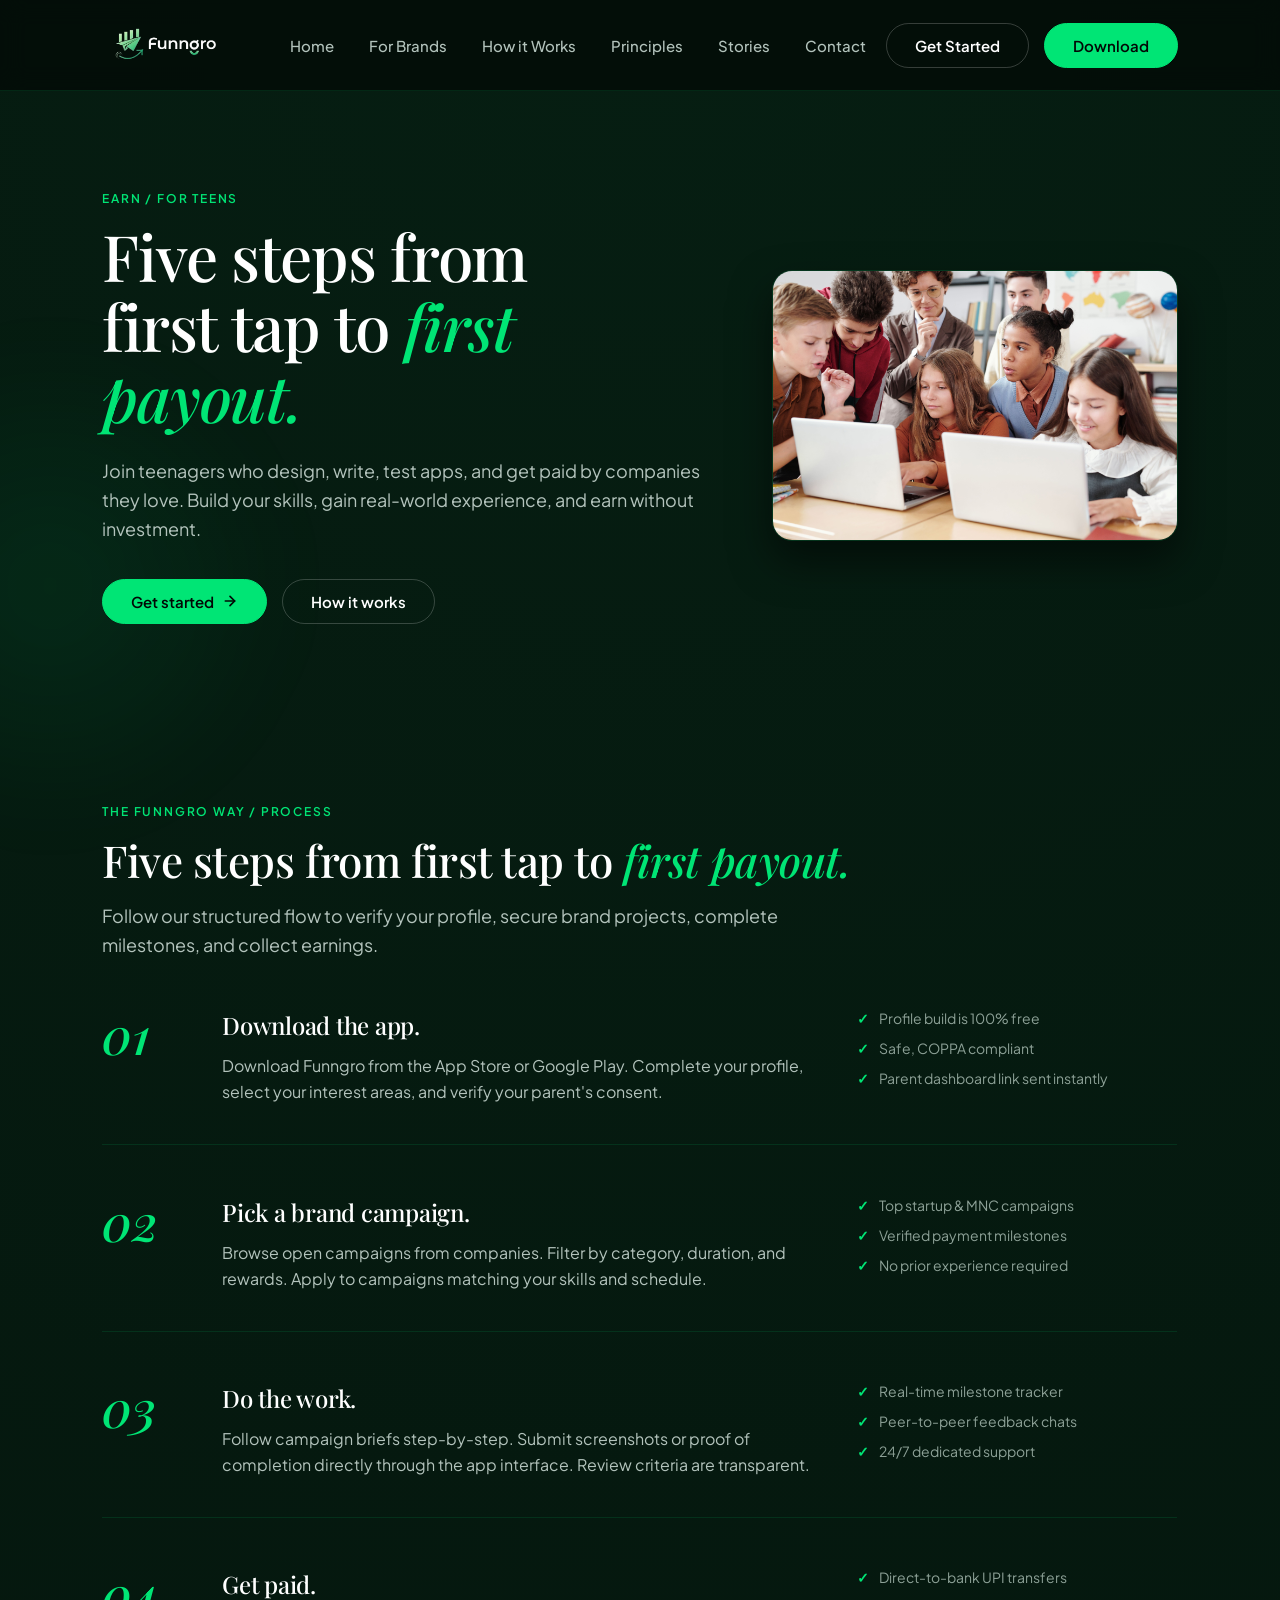
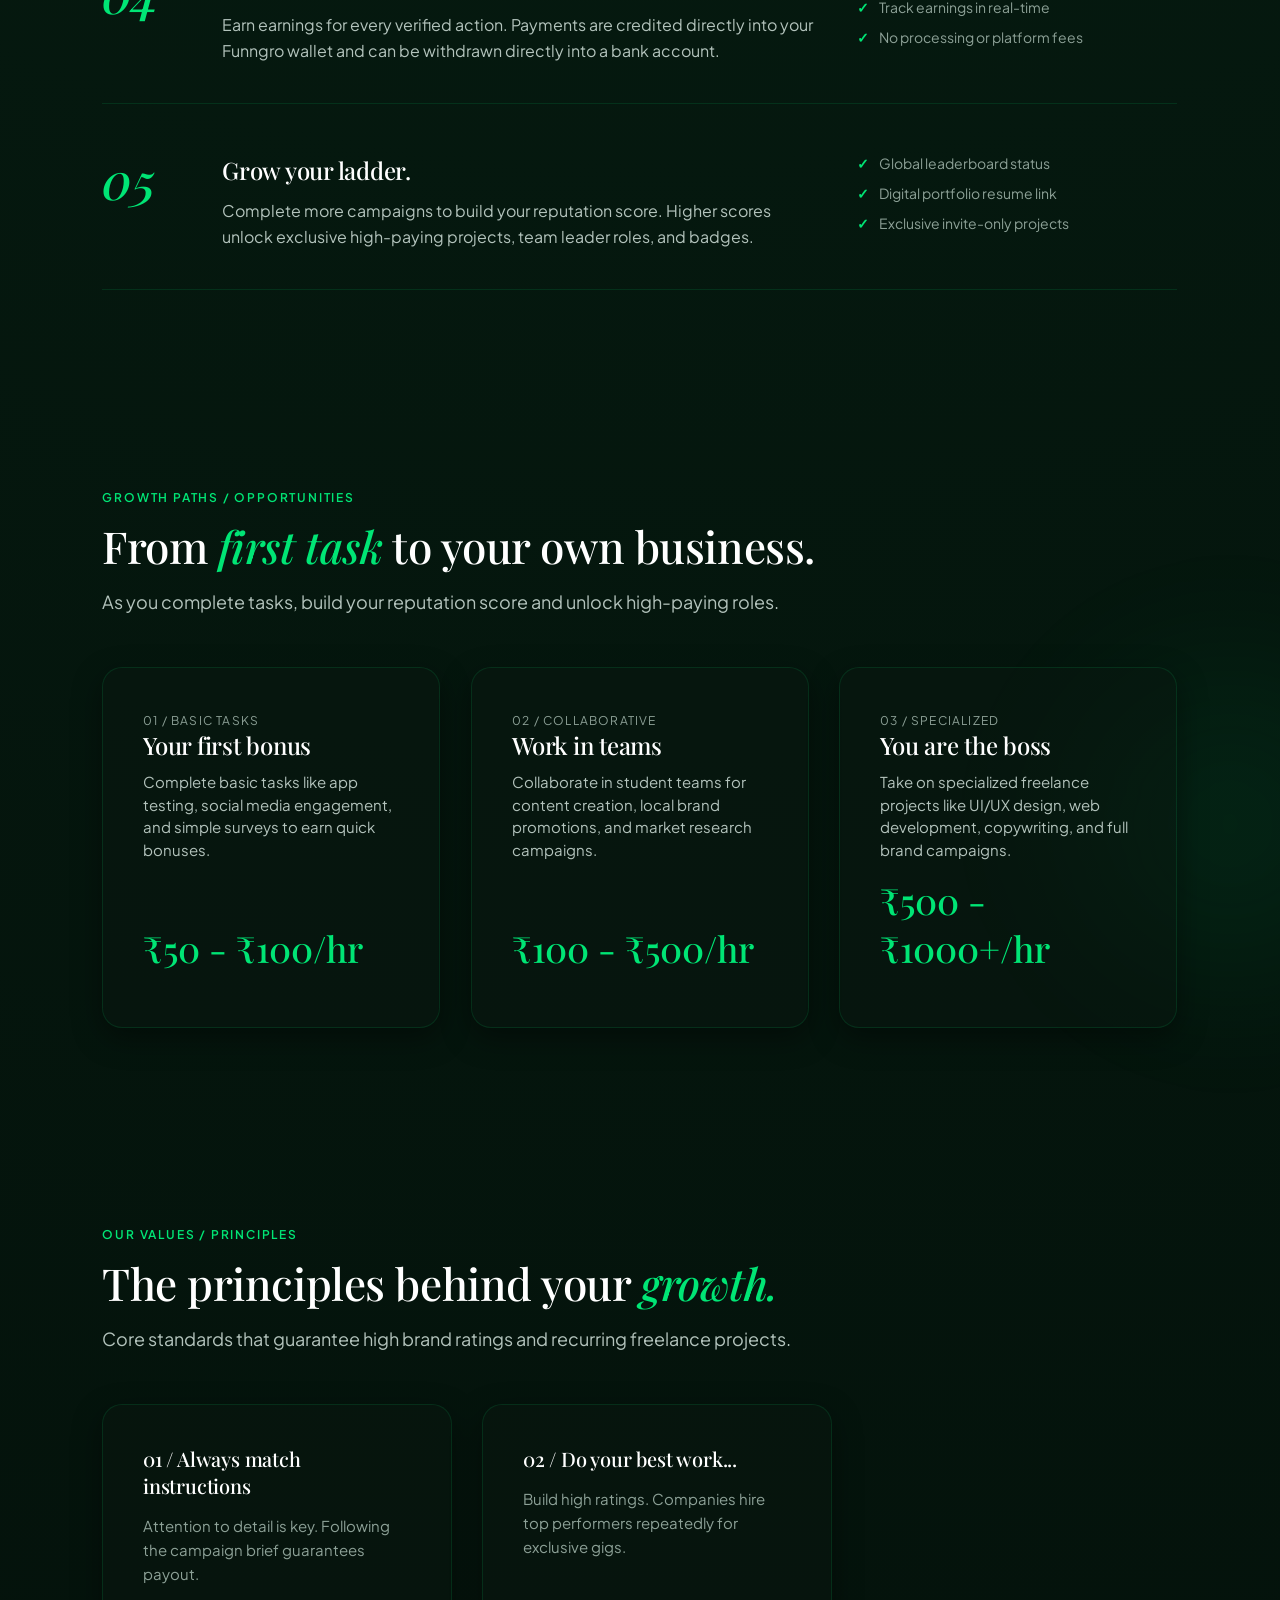
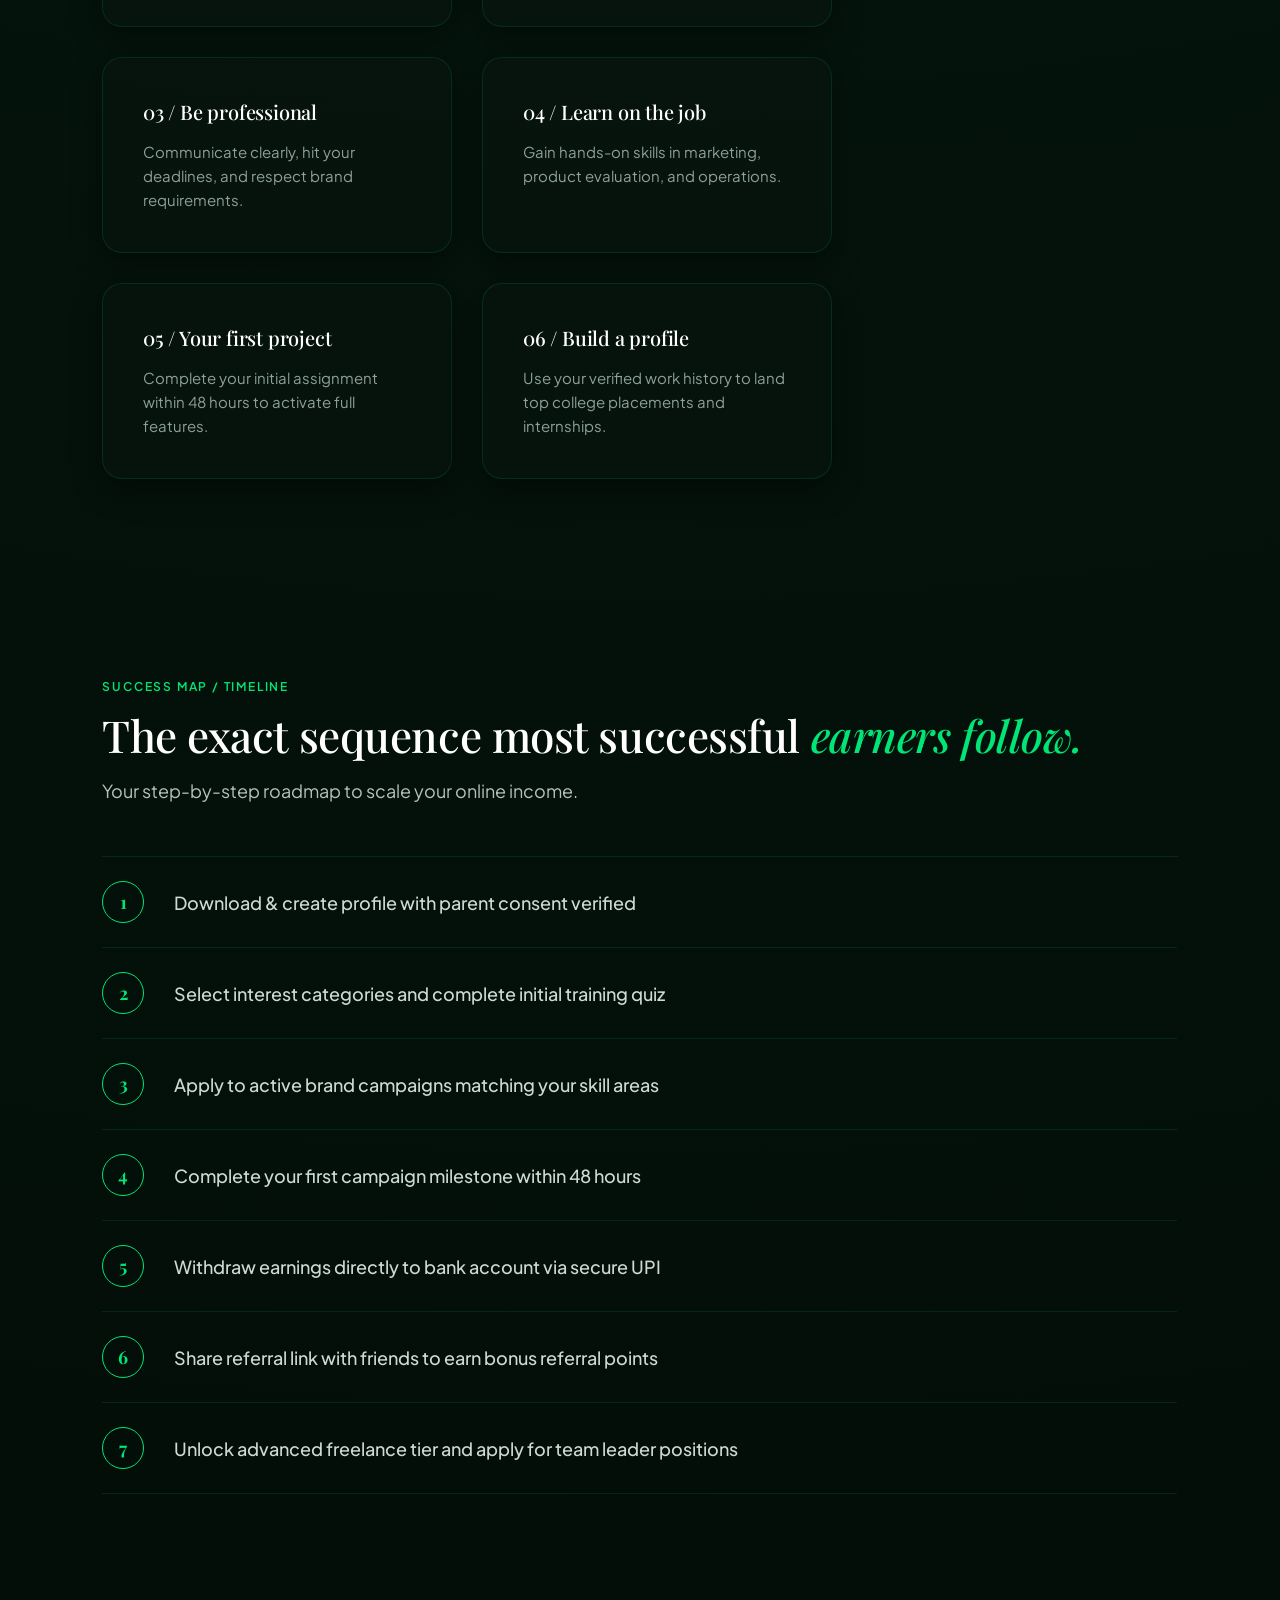
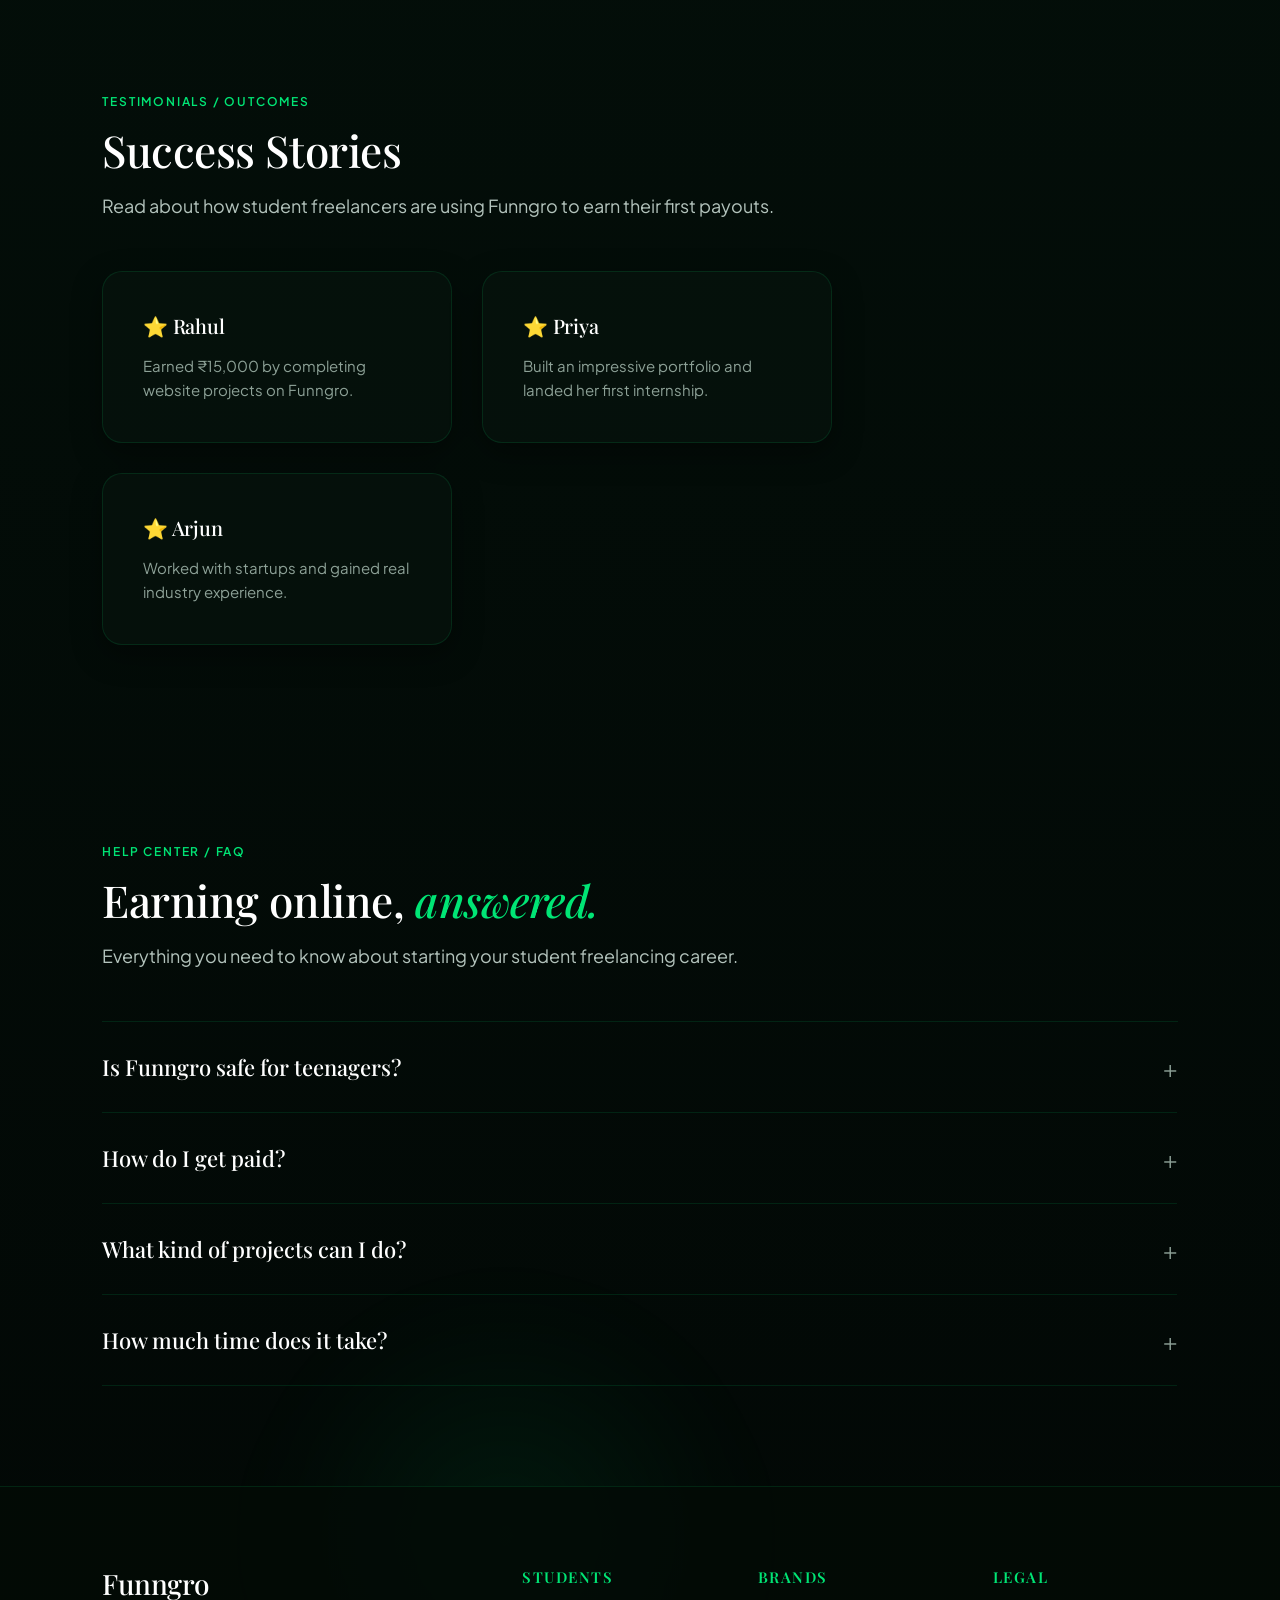
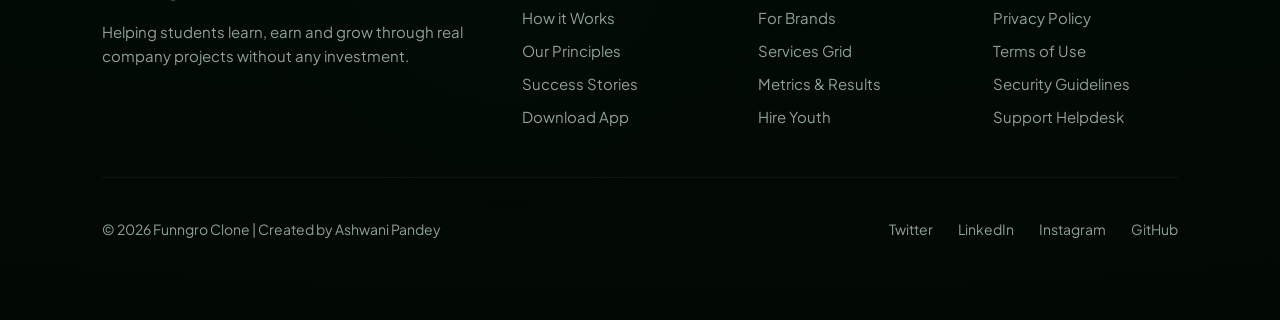
<file: index.html>
<!DOCTYPE html>
<html lang="en">
<head>
    <meta charset="UTF-8">
    <meta name="viewport" content="width=device-width, initial-scale=1.0">
    <meta name="description" content="Funngro helps students earn money through real company projects.">
    <meta name="keywords" content="Funngro, students, freelancing, internship, earn money">
    <meta name="author" content="Ashwani Pandey">
    <title>Funngro - Earn Money as a Teen</title>

    <link rel="stylesheet" href="style.css">

    <link rel="preconnect" href="https://fonts.googleapis.com">
    <link rel="preconnect" href="https://fonts.gstatic.com" crossorigin>
    <link href="https://fonts.googleapis.com/css2?family=Playfair+Display:ital,wght@0,400..700;1,400..700&family=Plus+Jakarta+Sans:wght@300;400;500;600;700&display=swap" rel="stylesheet">
</head>
<body>

<nav>
    <div class="logo">
        <a href="index.html">
            <img src="assets/icons/funngro-logo-removebg-preview.png" alt="Funngro Logo">
        </a>
    </div>

    <button class="menu-toggle" id="mobile-menu" aria-label="Toggle navigation" aria-expanded="false">
        <span class="bar"></span>
        <span class="bar"></span>
        <span class="bar"></span>
    </button>

    <div class="nav-menu" id="nav-menu">
        <ul>
            <li><a href="index.html">Home</a></li>
            <li><a href="company.html">For Brands</a></li>
            <li><a href="#how">How it Works</a></li>
            <li><a href="#why">Principles</a></li>
            <li><a href="#stories">Stories</a></li>
            <li><a href="#contact">Contact</a></li>
        </ul>

        <div class="nav-buttons">
            <a href="#how" class="btn btn-secondary">Get Started</a>
            <a href="https://www.funngro.com/" target="_blank" class="btn btn-primary">Download</a>
        </div>
    </div>
</nav>

<section id="home" class="hero">
    <div class="glow-blob blob-hero-left"></div>

    <div class="hero-content">
        <div class="hero-text hero-fade-in">
            <span class="eyebrow">EARN / FOR TEENS</span>
            <h1>
                Five steps from
                <br>
                first tap to <em>first payout.</em>
            </h1>

            <p class="hero-fade-in-delayed">
                Join teenagers who design, write, test apps, and get paid by companies they love. Build your skills, gain real-world experience, and earn without investment.
            </p>

            <div class="hero-buttons">
                <a href="https://www.funngro.com/" target="_blank" class="btn btn-primary">
                    Get started
                    <svg width="16" height="16" viewBox="0 0 24 24" fill="none" stroke="currentColor" stroke-width="2.5" stroke-linecap="round" stroke-linejoin="round"><line x1="5" y1="12" x2="19" y2="12"></line><polyline points="12 5 19 12 12 19"></polyline></svg>
                </a>
                <a href="#how" class="btn btn-secondary">How it works</a>
            </div>
        </div>

        <div class="hero-image hero-image-zoom">
            <img src="assets/images/hero.jpg" alt="Students working together">
        </div>
    </div>
</section>

<section id="how" class="how-it-works reveal">
    <span class="eyebrow">THE FUNNGRO WAY / PROCESS</span>
    <h2 class="reveal">Five steps from first tap to <em>first payout.</em></h2>
    <p class="section-desc">Follow our structured flow to verify your profile, secure brand projects, complete milestones, and collect earnings.</p>

    <div class="process-list">
        <div class="process-row reveal">
            <div class="process-num">01</div>
            <div class="process-info">
                <h3>Download the app.</h3>
                <p>Download Funngro from the App Store or Google Play. Complete your profile, select your interest areas, and verify your parent's consent.</p>
            </div>
            <ul class="process-bullets">
                <li>Profile build is 100% free</li>
                <li>Safe, COPPA compliant</li>
                <li>Parent dashboard link sent instantly</li>
            </ul>
        </div>

        <div class="process-row reveal">
            <div class="process-num">02</div>
            <div class="process-info">
                <h3>Pick a brand campaign.</h3>
                <p>Browse open campaigns from companies. Filter by category, duration, and rewards. Apply to campaigns matching your skills and schedule.</p>
            </div>
            <ul class="process-bullets">
                <li>Top startup & MNC campaigns</li>
                <li>Verified payment milestones</li>
                <li>No prior experience required</li>
            </ul>
        </div>

        <div class="process-row reveal">
            <div class="process-num">03</div>
            <div class="process-info">
                <h3>Do the work.</h3>
                <p>Follow campaign briefs step-by-step. Submit screenshots or proof of completion directly through the app interface. Review criteria are transparent.</p>
            </div>
            <ul class="process-bullets">
                <li>Real-time milestone tracker</li>
                <li>Peer-to-peer feedback chats</li>
                <li>24/7 dedicated support</li>
            </ul>
        </div>

        <div class="process-row reveal">
            <div class="process-num">04</div>
            <div class="process-info">
                <h3>Get paid.</h3>
                <p>Earn earnings for every verified action. Payments are credited directly into your Funngro wallet and can be withdrawn directly into a bank account.</p>
            </div>
            <ul class="process-bullets">
                <li>Direct-to-bank UPI transfers</li>
                <li>Track earnings in real-time</li>
                <li>No processing or platform fees</li>
            </ul>
        </div>

        <div class="process-row reveal">
            <div class="process-num">05</div>
            <div class="process-info">
                <h3>Grow your ladder.</h3>
                <p>Complete more campaigns to build your reputation score. Higher scores unlock exclusive high-paying projects, team leader roles, and badges.</p>
            </div>
            <ul class="process-bullets">
                <li>Global leaderboard status</li>
                <li>Digital portfolio resume link</li>
                <li>Exclusive invite-only projects</li>
            </ul>
        </div>
    </div>
</section>

<section class="features reveal">
    <div class="glow-blob blob-hero-right"></div>
    <span class="eyebrow">GROWTH PATHS / OPPORTUNITIES</span>
    <h2 class="reveal">From <em>first task</em> to your own business.</h2>
    <p class="section-desc">As you complete tasks, build your reputation score and unlock high-paying roles.</p>

    <div class="pay-cards">
        <div class="pay-card reveal reveal-delay-1">
            <div>
                <span class="card-meta">01 / Basic Tasks</span>
                <h3>Your first bonus</h3>
                <p>Complete basic tasks like app testing, social media engagement, and simple surveys to earn quick bonuses.</p>
            </div>
            <div class="rate">₹50 - ₹100/hr</div>
        </div>

        <div class="pay-card reveal reveal-delay-2">
            <div>
                <span class="card-meta">02 / Collaborative</span>
                <h3>Work in teams</h3>
                <p>Collaborate in student teams for content creation, local brand promotions, and market research campaigns.</p>
            </div>
            <div class="rate">₹100 - ₹500/hr</div>
        </div>

        <div class="pay-card reveal reveal-delay-3">
            <div>
                <span class="card-meta">03 / Specialized</span>
                <h3>You are the boss</h3>
                <p>Take on specialized freelance projects like UI/UX design, web development, copywriting, and full brand campaigns.</p>
            </div>
            <div class="rate">₹500 - ₹1000+/hr</div>
        </div>
    </div>
</section>

<section id="why" class="features reveal">
    <span class="eyebrow">OUR VALUES / PRINCIPLES</span>
    <h2 class="reveal">The principles behind your <em>growth.</em></h2>
    <p class="section-desc">Core standards that guarantee high brand ratings and recurring freelance projects.</p>

    <div class="cards">
        <div class="card reveal reveal-delay-1">
            <h3>01 / Always match instructions</h3>
            <p>Attention to detail is key. Following the campaign brief guarantees payout.</p>
        </div>

        <div class="card reveal reveal-delay-2">
            <h3>02 / Do your best work...</h3>
            <p>Build high ratings. Companies hire top performers repeatedly for exclusive gigs.</p>
        </div>

        <div class="card reveal reveal-delay-3">
            <h3>03 / Be professional</h3>
            <p>Communicate clearly, hit your deadlines, and respect brand requirements.</p>
        </div>

        <div class="card reveal reveal-delay-1">
            <h3>04 / Learn on the job</h3>
            <p>Gain hands-on skills in marketing, product evaluation, and operations.</p>
        </div>

        <div class="card reveal reveal-delay-2">
            <h3>05 / Your first project</h3>
            <p>Complete your initial assignment within 48 hours to activate full features.</p>
        </div>

        <div class="card reveal reveal-delay-3">
            <h3>06 / Build a profile</h3>
            <p>Use your verified work history to land top college placements and internships.</p>
        </div>
    </div>
</section>

<section class="features reveal">
    <span class="eyebrow">SUCCESS MAP / TIMELINE</span>
    <h2 class="reveal">The exact sequence most successful <em>earners follow.</em></h2>
    <p class="section-desc">Your step-by-step roadmap to scale your online income.</p>

    <div class="sequence-list">
        <div class="sequence-item reveal reveal-delay-1">
            <div class="sequence-num">1</div>
            <div class="sequence-text">Download & create profile with parent consent verified</div>
        </div>
        <div class="sequence-item reveal reveal-delay-2">
            <div class="sequence-num">2</div>
            <div class="sequence-text">Select interest categories and complete initial training quiz</div>
        </div>
        <div class="sequence-item reveal reveal-delay-3">
            <div class="sequence-num">3</div>
            <div class="sequence-text">Apply to active brand campaigns matching your skill areas</div>
        </div>
        <div class="sequence-item reveal reveal-delay-4">
            <div class="sequence-num">4</div>
            <div class="sequence-text">Complete your first campaign milestone within 48 hours</div>
        </div>
        <div class="sequence-item reveal reveal-delay-1">
            <div class="sequence-num">5</div>
            <div class="sequence-text">Withdraw earnings directly to bank account via secure UPI</div>
        </div>
        <div class="sequence-item reveal reveal-delay-2">
            <div class="sequence-num">6</div>
            <div class="sequence-text">Share referral link with friends to earn bonus referral points</div>
        </div>
        <div class="sequence-item reveal reveal-delay-3">
            <div class="sequence-num">7</div>
            <div class="sequence-text">Unlock advanced freelance tier and apply for team leader positions</div>
        </div>
    </div>
</section>

<section id="stories" class="features reveal">
    <span class="eyebrow">TESTIMONIALS / OUTCOMES</span>
    <h2 class="reveal">Success Stories</h2>
    <p class="section-desc">Read about how student freelancers are using Funngro to earn their first payouts.</p>

    <div class="cards">
        <div class="card reveal reveal-delay-1">
            <h3>⭐ Rahul</h3>
            <p>Earned ₹15,000 by completing website projects on Funngro.</p>
        </div>

        <div class="card reveal reveal-delay-2">
            <h3>⭐ Priya</h3>
            <p>Built an impressive portfolio and landed her first internship.</p>
        </div>

        <div class="card reveal reveal-delay-3">
            <h3>⭐ Arjun</h3>
            <p>Worked with startups and gained real industry experience.</p>
        </div>
    </div>
</section>

<section class="features reveal">
    <span class="eyebrow">HELP CENTER / FAQ</span>
    <h2 class="reveal">Earning online, <em>answered.</em></h2>
    <p class="section-desc">Everything you need to know about starting your student freelancing career.</p>

    <div class="faq-list">
        <div class="faq-item reveal">
            <button class="faq-question">
                Is Funngro safe for teenagers?
                <span class="faq-icon">+</span>
            </button>
            <div class="faq-answer">
                Yes. Funngro is 100% safe, COPPA compliant, and requires verified parent consent before teens can accept projects and receive payouts.
            </div>
        </div>

        <div class="faq-item reveal">
            <button class="faq-question">
                How do I get paid?
                <span class="faq-icon">+</span>
            </button>
            <div class="faq-answer">
                Earnings are credited to your Funngro wallet upon brand verification. You can withdraw directly to your bank account via UPI or bank transfer.
            </div>
        </div>

        <div class="faq-item reveal">
            <button class="faq-question">
                What kind of projects can I do?
                <span class="faq-icon">+</span>
            </button>
            <div class="faq-answer">
                Projects include social media marketing, content creation, app testing, surveys, campus campaigns, and local brand promotions.
            </div>
        </div>

        <div class="faq-item reveal">
            <button class="faq-question">
                How much time does it take?
                <span class="faq-icon">+</span>
            </button>
            <div class="faq-answer">
                Most projects are flexible, taking from 1 to 5 hours. You can work around your school schedule and exam periods.
            </div>
        </div>
    </div>
</section>

<footer id="contact">
    <div class="glow-blob blob-footer"></div>
    <div class="footer-column">
        <h2>Funngro</h2>
        <p>Helping students learn, earn and grow through real company projects without any investment.</p>
    </div>

    <div class="footer-column">
        <h3>Students</h3>
        <ul>
            <li><a href="#how">How it Works</a></li>
            <li><a href="#why">Our Principles</a></li>
            <li><a href="#stories">Success Stories</a></li>
            <li><a href="https://www.funngro.com/" target="_blank">Download App</a></li>
        </ul>
    </div>

    <div class="footer-column">
        <h3>Brands</h3>
        <ul>
            <li><a href="company.html">For Brands</a></li>
            <li><a href="company.html#services">Services Grid</a></li>
            <li><a href="company.html#stats">Metrics & Results</a></li>
            <li><a href="company.html#contact">Hire Youth</a></li>
        </ul>
    </div>

    <div class="footer-column">
        <h3>Legal</h3>
        <ul>
            <li><a href="#">Privacy Policy</a></li>
            <li><a href="#">Terms of Use</a></li>
            <li><a href="#">Security Guidelines</a></li>
            <li><a href="#">Support Helpdesk</a></li>
        </ul>
    </div>

    <div class="footer-bottom">
        <p>© 2026 Funngro Clone | Created by Ashwani Pandey</p>
        <div class="footer-bottom-links">
            <a href="#">Twitter</a>
            <a href="#">LinkedIn</a>
            <a href="#">Instagram</a>
            <a href="#">GitHub</a>
        </div>
    </div>
</footer>

<script src="script.js"></script>

</body>
</html>
</file>
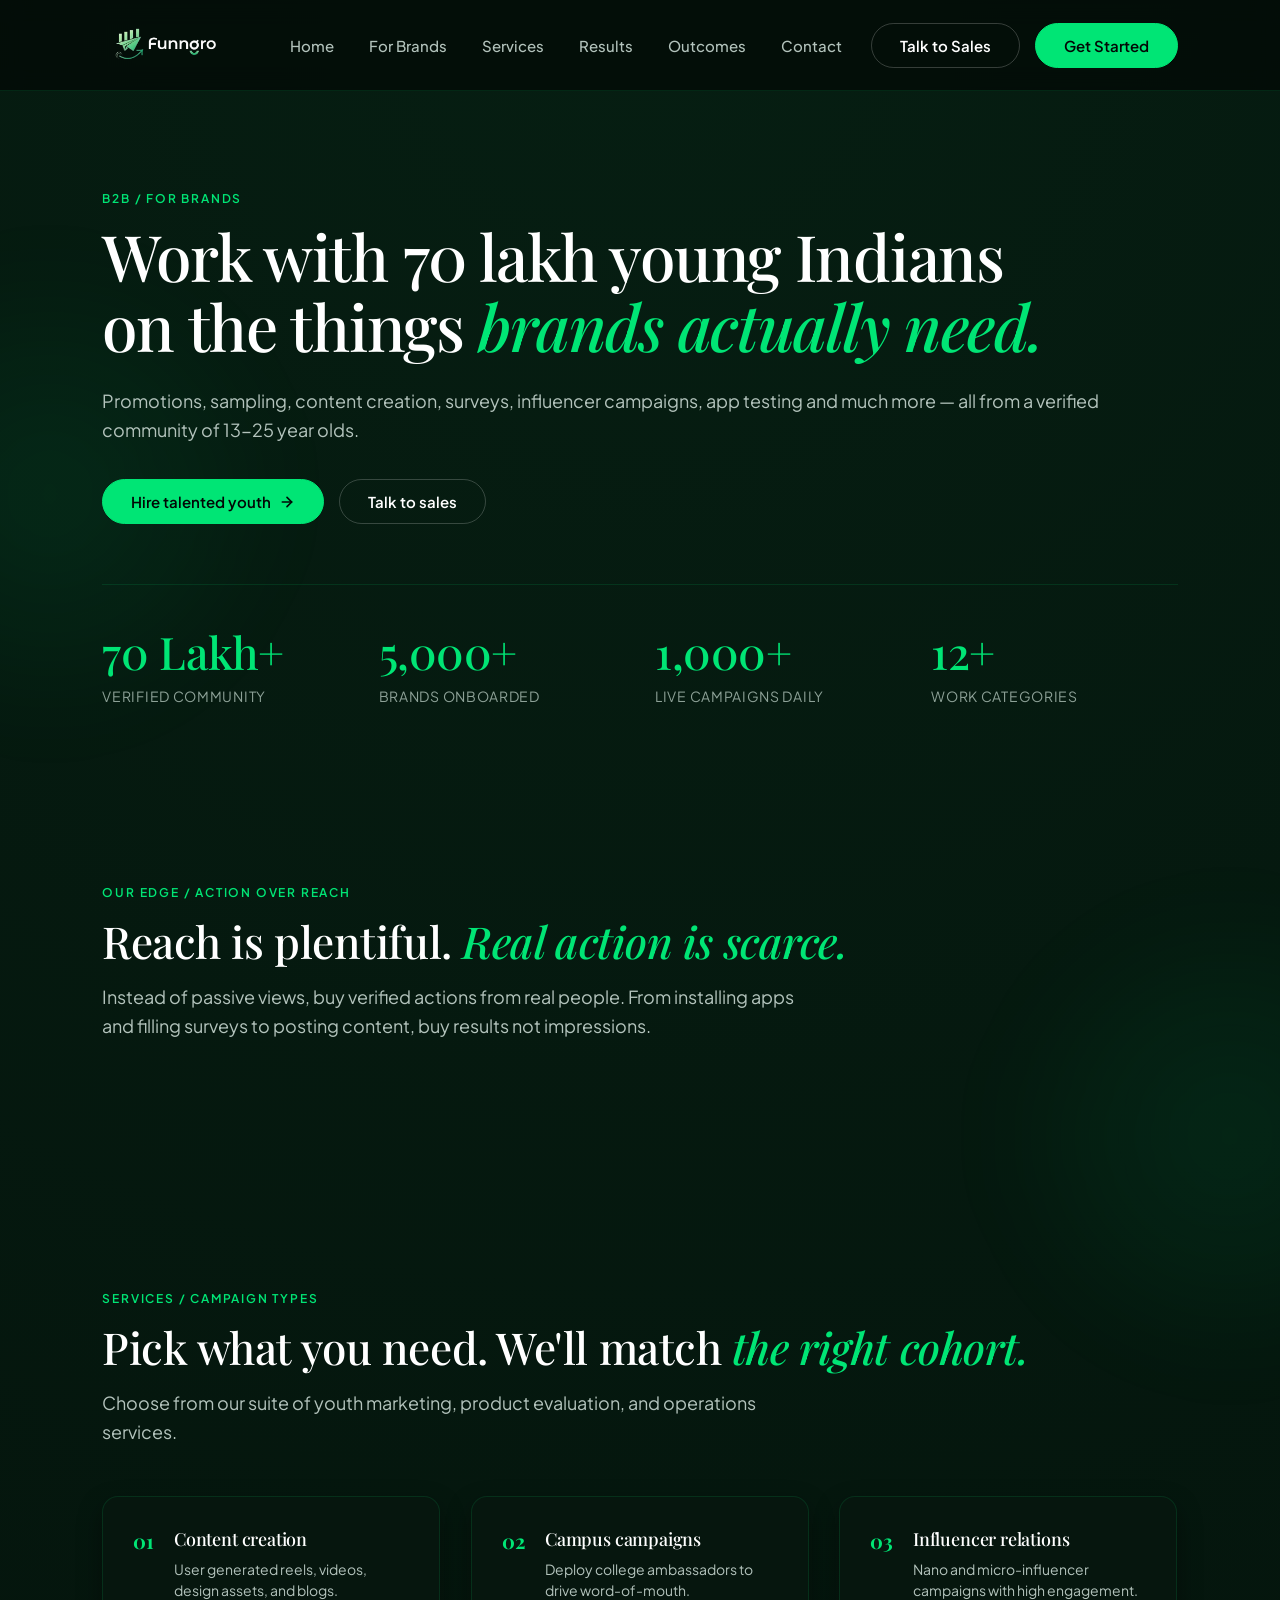
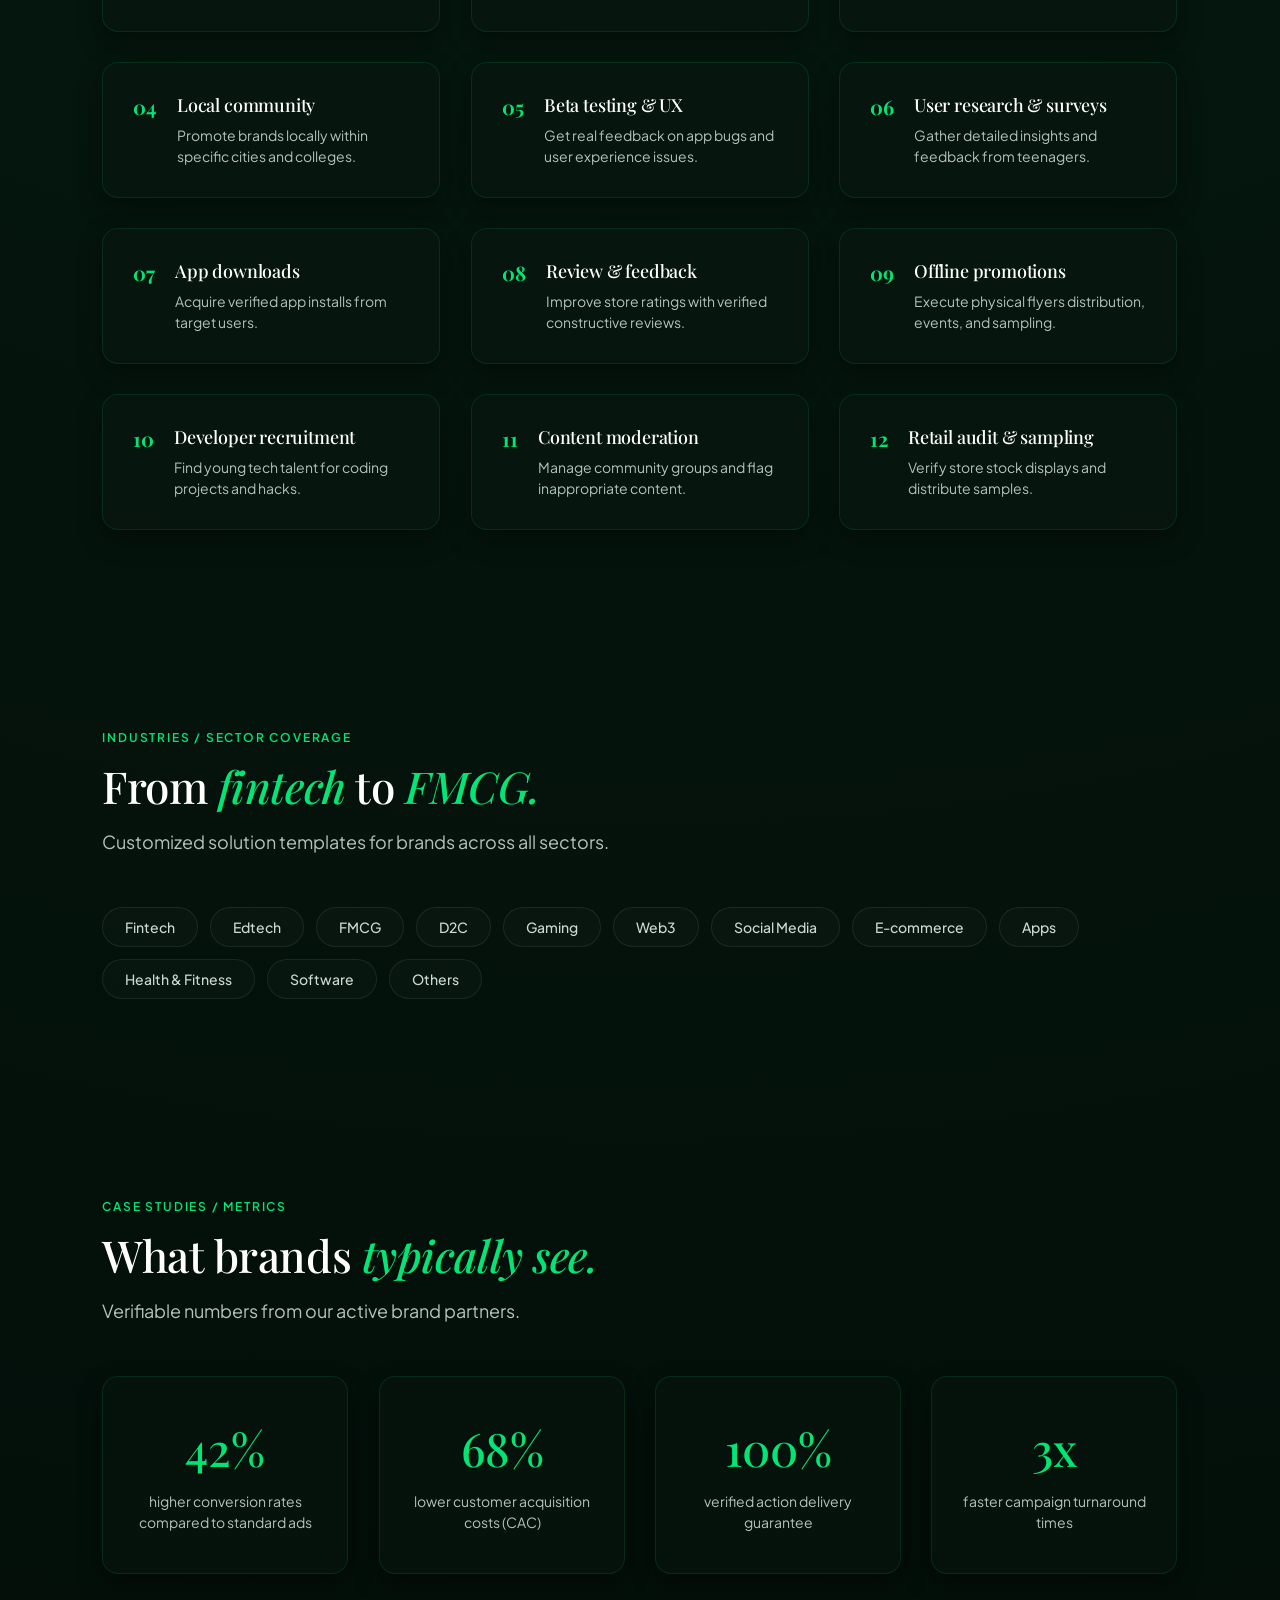
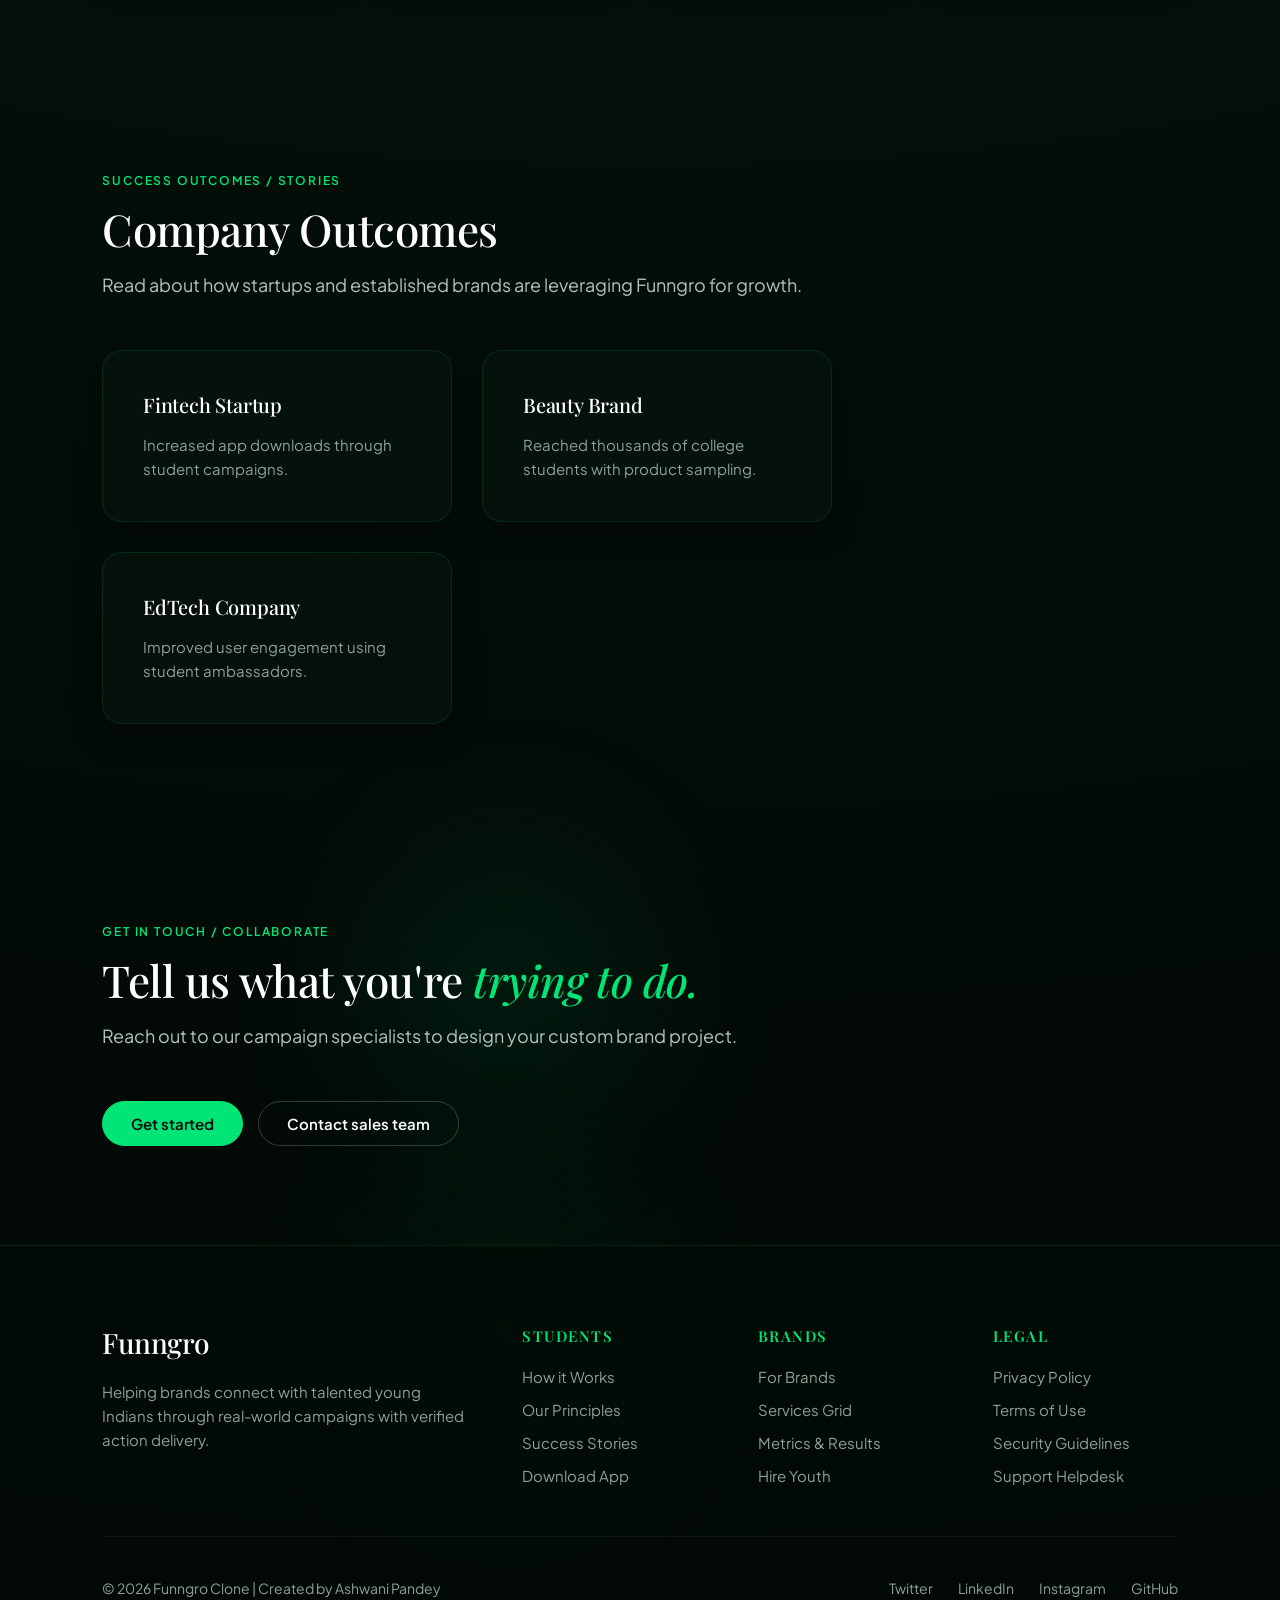
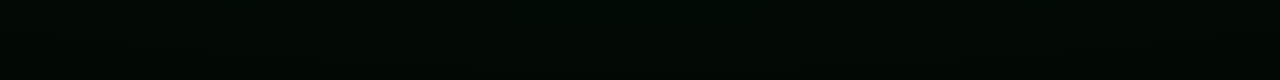
<file: company.html>
<!DOCTYPE html>
<html lang="en">
<head>
    <meta charset="UTF-8">
    <meta name="viewport" content="width=device-width, initial-scale=1.0">
    <meta name="description" content="Hire talented young Indians for promotion, surveys, content creation, app testing and more through Funngro.">
    <meta name="keywords" content="Funngro, students, freelancing, internship, earn money">
    <meta name="author" content="Ashwani Pandey">
    <title>Funngro - For Brands</title>

    <link rel="stylesheet" href="style.css">

    <link rel="preconnect" href="https://fonts.googleapis.com">
    <link rel="preconnect" href="https://fonts.gstatic.com" crossorigin>
    <link href="https://fonts.googleapis.com/css2?family=Playfair+Display:ital,wght@0,400..700;1,400..700&family=Plus+Jakarta+Sans:wght@300;400;500;600;700&display=swap" rel="stylesheet">
</head>
<body>

<nav>
    <div class="logo">
        <a href="index.html">
            <img src="assets/icons/funngro-logo-removebg-preview.png" alt="Funngro Logo">
        </a>
    </div>

    <button class="menu-toggle" id="mobile-menu" aria-label="Toggle navigation" aria-expanded="false">
        <span class="bar"></span>
        <span class="bar"></span>
        <span class="bar"></span>
    </button>

    <div class="nav-menu" id="nav-menu">
        <ul>
            <li><a href="index.html">Home</a></li>
            <li><a href="company.html">For Brands</a></li>
            <li><a href="#services">Services</a></li>
            <li><a href="#stats">Results</a></li>
            <li><a href="#stories">Outcomes</a></li>
            <li><a href="#contact">Contact</a></li>
        </ul>

        <div class="nav-buttons">
            <a href="#contact" class="btn btn-secondary">Talk to Sales</a>
            <a href="https://www.funngro.com/" target="_blank" class="btn btn-primary">Get Started</a>
        </div>
    </div>
</nav>

<section id="home" class="hero">
    <div class="glow-blob blob-hero-left"></div>

    <div class="hero-content">
        <div class="hero-text hero-fade-in">
            <span class="eyebrow">B2B / FOR BRANDS</span>
            <h1>
                Work with 70 lakh young Indians
                <br>
                on the things <em>brands actually need.</em>
            </h1>

            <p class="hero-fade-in-delayed">
                Promotions, sampling, content creation, surveys, influencer campaigns, app testing and much more — all from a verified community of 13-25 year olds.
            </p>

            <div class="hero-buttons">
                <a href="#contact" class="btn btn-primary">
                    Hire talented youth
                    <svg width="16" height="16" viewBox="0 0 24 24" fill="none" stroke="currentColor" stroke-width="2.5" stroke-linecap="round" stroke-linejoin="round"><line x1="5" y1="12" x2="19" y2="12"></line><polyline points="12 5 19 12 12 19"></polyline></svg>
                </a>
                <a href="#services" class="btn btn-secondary">Talk to sales</a>
            </div>
        </div>
    </div>

    <div class="hero-stats">
        <div class="hero-stat">
            <h2 class="stat-number" data-target="70" data-suffix=" Lakh+">0</h2>
            <p>Verified Community</p>
        </div>
        <div class="hero-stat">
            <h2 class="stat-number" data-target="5000" data-suffix="+">0</h2>
            <p>Brands Onboarded</p>
        </div>
        <div class="hero-stat">
            <h2 class="stat-number" data-target="1000" data-suffix="+">0</h2>
            <p>Live Campaigns Daily</p>
        </div>
        <div class="hero-stat">
            <h2 class="stat-number" data-target="12" data-suffix="+">0</h2>
            <p>Work Categories</p>
        </div>
    </div>
</section>

<section class="features reveal">
    <div class="glow-blob blob-hero-right"></div>
    <span class="eyebrow">OUR EDGE / ACTION OVER REACH</span>
    <h2 class="reveal">Reach is plentiful. <em>Real action is scarce.</em></h2>
    <p class="section-desc">Instead of passive views, buy verified actions from real people. From installing apps and filling surveys to posting content, buy results not impressions.</p>
</section>

<section id="services" class="features reveal">
    <span class="eyebrow">SERVICES / CAMPAIGN TYPES</span>
    <h2 class="reveal">Pick what you need. We'll match <em>the right cohort.</em></h2>
    <p class="section-desc">Choose from our suite of youth marketing, product evaluation, and operations services.</p>

    <div class="services-grid">
        <div class="service-card reveal reveal-delay-1">
            <div class="service-num">01</div>
            <div class="service-info">
                <h3>Content creation</h3>
                <p>User generated reels, videos, design assets, and blogs.</p>
            </div>
        </div>

        <div class="service-card reveal reveal-delay-2">
            <div class="service-num">02</div>
            <div class="service-info">
                <h3>Campus campaigns</h3>
                <p>Deploy college ambassadors to drive word-of-mouth.</p>
            </div>
        </div>

        <div class="service-card reveal reveal-delay-3">
            <div class="service-num">03</div>
            <div class="service-info">
                <h3>Influencer relations</h3>
                <p>Nano and micro-influencer campaigns with high engagement.</p>
            </div>
        </div>

        <div class="service-card reveal reveal-delay-1">
            <div class="service-num">04</div>
            <div class="service-info">
                <h3>Local community</h3>
                <p>Promote brands locally within specific cities and colleges.</p>
            </div>
        </div>

        <div class="service-card reveal reveal-delay-2">
            <div class="service-num">05</div>
            <div class="service-info">
                <h3>Beta testing & UX</h3>
                <p>Get real feedback on app bugs and user experience issues.</p>
            </div>
        </div>

        <div class="service-card reveal reveal-delay-3">
            <div class="service-num">06</div>
            <div class="service-info">
                <h3>User research & surveys</h3>
                <p>Gather detailed insights and feedback from teenagers.</p>
            </div>
        </div>

        <div class="service-card reveal reveal-delay-1">
            <div class="service-num">07</div>
            <div class="service-info">
                <h3>App downloads</h3>
                <p>Acquire verified app installs from target users.</p>
            </div>
        </div>

        <div class="service-card reveal reveal-delay-2">
            <div class="service-num">08</div>
            <div class="service-info">
                <h3>Review & feedback</h3>
                <p>Improve store ratings with verified constructive reviews.</p>
            </div>
        </div>

        <div class="service-card reveal reveal-delay-3">
            <div class="service-num">09</div>
            <div class="service-info">
                <h3>Offline promotions</h3>
                <p>Execute physical flyers distribution, events, and sampling.</p>
            </div>
        </div>

        <div class="service-card reveal reveal-delay-1">
            <div class="service-num">10</div>
            <div class="service-info">
                <h3>Developer recruitment</h3>
                <p>Find young tech talent for coding projects and hacks.</p>
            </div>
        </div>

        <div class="service-card reveal reveal-delay-2">
            <div class="service-num">11</div>
            <div class="service-info">
                <h3>Content moderation</h3>
                <p>Manage community groups and flag inappropriate content.</p>
            </div>
        </div>

        <div class="service-card reveal reveal-delay-3">
            <div class="service-num">12</div>
            <div class="service-info">
                <h3>Retail audit & sampling</h3>
                <p>Verify store stock displays and distribute samples.</p>
            </div>
        </div>
    </div>
</section>

<section class="features reveal">
    <span class="eyebrow">INDUSTRIES / SECTOR COVERAGE</span>
    <h2 class="reveal">From <em>fintech</em> to <em>FMCG.</em></h2>
    <p class="section-desc">Customized solution templates for brands across all sectors.</p>

    <div class="pills-container reveal">
        <span class="pill">Fintech</span>
        <span class="pill">Edtech</span>
        <span class="pill">FMCG</span>
        <span class="pill">D2C</span>
        <span class="pill">Gaming</span>
        <span class="pill">Web3</span>
        <span class="pill">Social Media</span>
        <span class="pill">E-commerce</span>
        <span class="pill">Apps</span>
        <span class="pill">Health & Fitness</span>
        <span class="pill">Software</span>
        <span class="pill">Others</span>
    </div>
</section>

<section id="stats" class="features reveal">
    <span class="eyebrow">CASE STUDIES / METRICS</span>
    <h2 class="reveal">What brands <em>typically see.</em></h2>
    <p class="section-desc">Verifiable numbers from our active brand partners.</p>

    <div class="metrics-grid">
        <div class="metric-card reveal reveal-delay-1">
            <div class="metric-val">42%</div>
            <p>higher conversion rates compared to standard ads</p>
        </div>

        <div class="metric-card reveal reveal-delay-2">
            <div class="metric-val">68%</div>
            <p>lower customer acquisition costs (CAC)</p>
        </div>

        <div class="metric-card reveal reveal-delay-3">
            <div class="metric-val">100%</div>
            <p>verified action delivery guarantee</p>
        </div>

        <div class="metric-card reveal reveal-delay-4">
            <div class="metric-val">3x</div>
            <p>faster campaign turnaround times</p>
        </div>
    </div>
</section>

<section id="stories" class="features reveal">
    <span class="eyebrow">SUCCESS OUTCOMES / STORIES</span>
    <h2 class="reveal">Company Outcomes</h2>
    <p class="section-desc">Read about how startups and established brands are leveraging Funngro for growth.</p>

    <div class="cards">
        <div class="card reveal reveal-delay-1">
            <h3>Fintech Startup</h3>
            <p>Increased app downloads through student campaigns.</p>
        </div>

        <div class="card reveal reveal-delay-2">
            <h3>Beauty Brand</h3>
            <p>Reached thousands of college students with product sampling.</p>
        </div>

        <div class="card reveal reveal-delay-3">
            <h3>EdTech Company</h3>
            <p>Improved user engagement using student ambassadors.</p>
        </div>
    </div>
</section>

<section id="contact" class="features reveal">
    <div class="glow-blob blob-footer"></div>
    <span class="eyebrow">GET IN TOUCH / COLLABORATE</span>
    <h2 class="reveal">Tell us what you're <em>trying to do.</em></h2>
    <p class="section-desc">Reach out to our campaign specialists to design your custom brand project.</p>

    <div class="hero-buttons">
        <a href="https://www.funngro.com/" target="_blank" class="btn btn-primary">Get started</a>
        <a href="mailto:brands@funngro.com" class="btn btn-secondary">Contact sales team</a>
    </div>
</section>

<footer id="contact">
    <div class="glow-blob blob-footer"></div>
    <div class="footer-column">
        <h2>Funngro</h2>
        <p>Helping brands connect with talented young Indians through real-world campaigns with verified action delivery.</p>
    </div>

    <div class="footer-column">
        <h3>Students</h3>
        <ul>
            <li><a href="index.html#how">How it Works</a></li>
            <li><a href="index.html#why">Our Principles</a></li>
            <li><a href="index.html#stories">Success Stories</a></li>
            <li><a href="https://www.funngro.com/" target="_blank">Download App</a></li>
        </ul>
    </div>

    <div class="footer-column">
        <h3>Brands</h3>
        <ul>
            <li><a href="company.html">For Brands</a></li>
            <li><a href="company.html#services">Services Grid</a></li>
            <li><a href="company.html#stats">Metrics & Results</a></li>
            <li><a href="company.html#contact">Hire Youth</a></li>
        </ul>
    </div>

    <div class="footer-column">
        <h3>Legal</h3>
        <ul>
            <li><a href="#">Privacy Policy</a></li>
            <li><a href="#">Terms of Use</a></li>
            <li><a href="#">Security Guidelines</a></li>
            <li><a href="#">Support Helpdesk</a></li>
        </ul>
    </div>

    <div class="footer-bottom">
        <p>© 2026 Funngro Clone | Created by Ashwani Pandey</p>
        <div class="footer-bottom-links">
            <a href="#">Twitter</a>
            <a href="#">LinkedIn</a>
            <a href="#">Instagram</a>
            <a href="#">GitHub</a>
        </div>
    </div>
</footer>

<script src="script.js"></script>

</body>
</html>
</file>
<file: style.css>
:root {
  --bg-gradient: radial-gradient(circle at 50% 0%, #061e12 0%, #020705 100%);
  --glass-bg: rgba(9, 24, 17, 0.45);
  --glass-border: rgba(0, 229, 117, 0.12);
  --glass-shadow: rgba(0, 0, 0, 0.4);
  --primary-glow: rgba(0, 229, 117, 0.15);
  --text-glow-gradient: linear-gradient(135deg, #a8ff78, #78ffd6);
  --accent-color: #00e575;
  --transition-smooth: all 0.4s cubic-bezier(0.165, 0.84, 0.44, 1);
  --font-serif: 'Playfair Display', serif;
  --font-sans: 'Plus Jakarta Sans', sans-serif;
}

html {
  scroll-behavior: smooth;
  overflow-x: hidden;
}

* {
  margin: 0;
  padding: 0;
  box-sizing: border-box;
  font-family: var(--font-sans);
}

/* Custom Scrollbar */
::-webkit-scrollbar {
  width: 10px;
}
::-webkit-scrollbar-track {
  background: #020705;
}
::-webkit-scrollbar-thumb {
  background: #091811;
  border-radius: 5px;
  border: 2px solid #020705;
}
::-webkit-scrollbar-thumb:hover {
  background: var(--accent-color);
}

body {
  background: var(--bg-gradient);
  color: white;
  overflow-x: hidden;
  position: relative;
}

/* Ambient Glow Blobs */
.glow-blob {
  position: absolute;
  width: 500px;
  height: 500px;
  background: radial-gradient(circle, rgba(0, 229, 117, 0.08) 0%, rgba(0, 229, 117, 0) 70%);
  border-radius: 50%;
  z-index: -1;
  pointer-events: none;
  filter: blur(40px);
}
.blob-hero-left {
  top: 5%;
  left: -200px;
}
.blob-hero-right {
  top: 25%;
  right: -200px;
}
.blob-footer {
  bottom: 2%;
  left: 20%;
}

/* Typography styles */
h1, h2, h3, h4 {
  font-family: var(--font-serif);
  font-weight: 500;
  letter-spacing: -0.01em;
}

h1 {
  font-size: clamp(38px, 6vw, 64px);
  line-height: 1.1;
  letter-spacing: -0.02em;
}

h2 {
  font-size: clamp(30px, 4vw, 44px);
  line-height: 1.2;
  letter-spacing: -0.01em;
}

h3 {
  font-size: clamp(20px, 2vw, 24px);
}

h1 em, h2 em, h3 em, h4 em {
  font-family: var(--font-serif);
  font-style: italic;
  color: var(--accent-color);
  font-weight: inherit;
}

.gradient-text {
  background: var(--text-glow-gradient);
  -webkit-background-clip: text;
  -webkit-text-fill-color: transparent;
  background-clip: text;
  display: inline;
}

.eyebrow {
  font-size: 12px;
  font-weight: 600;
  letter-spacing: 0.15em;
  text-transform: uppercase;
  color: var(--accent-color);
  margin-bottom: 15px;
  display: block;
}

/* Navigation bar */
nav {
  display: flex;
  justify-content: space-between;
  align-items: center;
  padding: 20px 8%;
  background: rgba(3, 10, 6, 0.75);
  backdrop-filter: blur(12px);
  -webkit-backdrop-filter: blur(12px);
  border-bottom: 1px solid var(--glass-border);
  position: sticky;
  top: 0;
  z-index: 1000;
  transition: var(--transition-smooth);
}

.logo {
  font-family: var(--font-serif);
  font-size: 26px;
  font-weight: 700;
  color: white;
}

.logo a {
  text-decoration: none;
  color: white;
  display: flex;
  align-items: center;
}

.logo img {
  height: 38px;
}

.nav-menu {
  display: flex;
  justify-content: space-between;
  align-items: center;
  flex: 1;
  margin-left: 60px;
}

.menu-toggle {
  display: none;
}

nav ul {
  display: flex;
  gap: 35px;
  list-style: none;
}

nav a {
  text-decoration: none;
  color: #b3c3bc;
  font-size: 15px;
  font-weight: 500;
  position: relative;
  padding: 6px 0;
  transition: color 0.3s ease;
}

nav a::after {
  content: '';
  position: absolute;
  bottom: 0;
  left: 50%;
  width: 0;
  height: 2px;
  background: var(--accent-color);
  transition: var(--transition-smooth);
  transform: translateX(-50%);
}

nav a:hover {
  color: var(--accent-color);
}

nav a:hover::after {
  width: 100%;
}

.nav-buttons {
  display: flex;
  align-items: center;
  gap: 15px;
}

/* Buttons */
.btn {
  display: inline-flex;
  align-items: center;
  justify-content: center;
  gap: 8px;
  text-decoration: none;
  padding: 12px 28px;
  border-radius: 30px;
  font-size: 15px;
  font-weight: 600;
  cursor: pointer;
  transition: var(--transition-smooth);
}

.btn-primary {
  background: var(--accent-color);
  color: #020705 !important;
  border: 1px solid var(--accent-color);
}

.btn-primary:hover {
  background: #00ff87;
  transform: translateY(-3px);
  box-shadow: 0 8px 25px rgba(0, 229, 117, 0.4);
}

.btn-secondary {
  background: transparent;
  color: white !important;
  border: 1px solid rgba(255, 255, 255, 0.2);
}

.btn-secondary:hover {
  border-color: white;
  background: rgba(255, 255, 255, 0.05);
  transform: translateY(-3px);
}

/* Hero Section */
.hero {
  display: flex;
  flex-direction: column;
  padding: 100px 8% 80px 8%;
}

.hero-content {
  display: flex;
  justify-content: space-between;
  align-items: center;
  gap: 60px;
  width: 100%;
}

.hero-text {
  flex: 1.2;
}

.hero-text p {
  margin-top: 25px;
  font-size: 18px;
  line-height: 1.6;
  color: #b3c3bc;
}

.hero-buttons {
  display: flex;
  gap: 15px;
  margin-top: 35px;
  flex-wrap: wrap;
}

.hero-image {
  flex: 0.8;
  text-align: right;
}

.hero-image img {
  width: 100%;
  max-width: 480px;
  border-radius: 20px;
  border: 1px solid var(--glass-border);
  box-shadow: 0 20px 40px rgba(0, 0, 0, 0.5);
}

/* Generic layout */
.features,
.how-it-works,
.stats {
  padding: 100px 8%;
  text-align: left;
}

.features h2,
.how-it-works h2,
.stats h2 {
  margin-bottom: 15px;
}

.section-desc {
  font-size: 18px;
  color: #b3c3bc;
  max-width: 700px;
  margin-bottom: 50px;
  line-height: 1.6;
}

/* Cards grids */
.cards {
  display: flex;
  gap: 30px;
  flex-wrap: wrap;
  margin-top: 40px;
}

.card {
  background: var(--glass-bg);
  backdrop-filter: blur(8px);
  -webkit-backdrop-filter: blur(8px);
  border: 1px solid var(--glass-border);
  padding: 40px;
  border-radius: 20px;
  width: 100%;
  max-width: 350px;
  box-shadow: 0 10px 30px var(--glass-shadow);
  transition: var(--transition-smooth);
}

.card:hover {
  transform: translateY(-8px);
  border-color: rgba(0, 229, 117, 0.3);
  box-shadow: 0 15px 35px var(--primary-glow);
  background: rgba(9, 24, 17, 0.6);
}

.card h3 {
  font-size: 20px;
  margin-bottom: 15px;
}

.card p {
  color: #8da197;
  line-height: 1.6;
  font-size: 15px;
}

/* Process rows (5 steps) */
.process-list {
  display: flex;
  flex-direction: column;
  gap: 50px;
  margin-top: 50px;
}

.process-row {
  display: grid;
  grid-template-columns: 80px 1fr 320px;
  gap: 40px;
  padding-bottom: 40px;
  border-bottom: 1px solid var(--glass-border);
  align-items: start;
  transition: var(--transition-smooth);
}

.process-row:hover {
  border-bottom-color: rgba(0, 229, 117, 0.35);
}

.process-num {
  font-family: var(--font-serif);
  font-size: clamp(38px, 4vw, 52px);
  font-style: italic;
  font-weight: 500;
  color: var(--accent-color);
  line-height: 1;
}

.process-info h3 {
  font-size: 24px;
  margin-bottom: 12px;
}

.process-info p {
  color: #b3c3bc;
  line-height: 1.6;
  font-size: 16px;
}

.process-bullets {
  list-style: none;
  display: flex;
  flex-direction: column;
  gap: 12px;
}

.process-bullets li {
  font-size: 14px;
  color: #8da197;
  display: flex;
  align-items: center;
  gap: 10px;
}

.process-bullets li::before {
  content: '✓';
  color: var(--accent-color);
  font-weight: bold;
}

/* Pay cards block */
.pay-cards {
  display: grid;
  grid-template-columns: repeat(auto-fit, minmax(300px, 1fr));
  gap: 30px;
  margin-top: 50px;
}

.pay-card {
  background: var(--glass-bg);
  border: 1px solid var(--glass-border);
  border-radius: 20px;
  padding: 40px;
  transition: var(--transition-smooth);
  display: flex;
  flex-direction: column;
  justify-content: space-between;
  min-height: 280px;
  box-shadow: 0 10px 30px var(--glass-shadow);
}

.pay-card:hover {
  transform: translateY(-8px);
  border-color: rgba(0, 229, 117, 0.35);
  background: rgba(9, 24, 17, 0.6);
  box-shadow: 0 15px 35px var(--primary-glow);
}

.pay-card .card-meta {
  font-size: 12px;
  letter-spacing: 0.1em;
  color: #8da197;
  margin-bottom: 20px;
  text-transform: uppercase;
}

.pay-card h3 {
  font-size: 24px;
  margin-bottom: 10px;
}

.pay-card .rate {
  font-family: var(--font-serif);
  font-size: clamp(28px, 3vw, 36px);
  font-weight: 500;
  color: var(--accent-color);
  margin: 15px 0;
}

.pay-card p {
  color: #b3c3bc;
  line-height: 1.5;
  font-size: 15px;
}

/* Sequence roadmaps */
.sequence-list {
  display: flex;
  flex-direction: column;
  margin-top: 50px;
  border-top: 1px solid var(--glass-border);
}

.sequence-item {
  display: flex;
  align-items: center;
  gap: 30px;
  padding: 24px 0;
  border-bottom: 1px solid var(--glass-border);
  transition: var(--transition-smooth);
}

.sequence-item:hover {
  padding-left: 15px;
  border-bottom-color: rgba(0, 229, 117, 0.35);
}

.sequence-num {
  width: 42px;
  height: 42px;
  border-radius: 50%;
  border: 1px solid var(--accent-color);
  color: var(--accent-color);
  display: flex;
  align-items: center;
  justify-content: center;
  font-family: var(--font-serif);
  font-weight: bold;
  font-size: 18px;
  flex-shrink: 0;
  transition: var(--transition-smooth);
}

.sequence-item:hover .sequence-num {
  background: var(--accent-color);
  color: #020705;
  box-shadow: 0 0 15px var(--accent-color);
}

.sequence-text {
  font-size: 18px;
  font-weight: 500;
  color: #cddad4;
}

/* Stats Counter Row (company.html under hero) */
.hero-stats {
  display: grid;
  grid-template-columns: repeat(auto-fit, minmax(200px, 1fr));
  gap: 30px;
  width: 100%;
  margin-top: 60px;
  padding-top: 40px;
  border-top: 1px solid var(--glass-border);
}

.hero-stat {
  display: flex;
  flex-direction: column;
}

.hero-stat h2 {
  font-family: var(--font-serif);
  font-size: clamp(32px, 3.5vw, 48px);
  color: var(--accent-color);
  margin-bottom: 8px;
}

.hero-stat p {
  font-size: 14px;
  color: #8da197;
  text-transform: uppercase;
  letter-spacing: 0.05em;
}

/* Services Grid (company.html) */
.services-grid {
  display: grid;
  grid-template-columns: repeat(auto-fit, minmax(320px, 1fr));
  gap: 30px;
  margin-top: 50px;
}

.service-card {
  background: var(--glass-bg);
  border: 1px solid var(--glass-border);
  border-radius: 16px;
  padding: 30px;
  display: flex;
  gap: 20px;
  align-items: start;
  transition: var(--transition-smooth);
  box-shadow: 0 10px 25px var(--glass-shadow);
}

.service-card:hover {
  transform: translateY(-5px);
  border-color: rgba(0, 229, 117, 0.3);
  box-shadow: 0 10px 25px var(--primary-glow);
  background: rgba(9, 24, 17, 0.55);
}

.service-num {
  font-family: var(--font-serif);
  font-size: 20px;
  font-weight: bold;
  color: var(--accent-color);
}

.service-info h3 {
  font-size: 18px;
  margin-bottom: 8px;
}

.service-info p {
  color: #b3c3bc;
  font-size: 14px;
  line-height: 1.5;
}

/* Category Filter Pills (company.html) */
.pills-container {
  display: flex;
  flex-wrap: wrap;
  gap: 12px;
  margin-top: 40px;
}

.pill {
  padding: 10px 22px;
  background: rgba(255, 255, 255, 0.02);
  border: 1px solid rgba(255, 255, 255, 0.08);
  border-radius: 30px;
  font-size: 14px;
  font-weight: 500;
  color: #cddad4;
  cursor: pointer;
  transition: var(--transition-smooth);
}

.pill:hover {
  background: rgba(0, 229, 117, 0.05);
  border-color: var(--accent-color);
  color: var(--accent-color);
}

/* Metrics Cards (company.html) */
.metrics-grid {
  display: grid;
  grid-template-columns: repeat(auto-fit, minmax(220px, 1fr));
  gap: 30px;
  margin-top: 50px;
}

.metric-card {
  background: var(--glass-bg);
  border: 1px solid var(--glass-border);
  border-radius: 16px;
  padding: 40px 30px;
  text-align: center;
  transition: var(--transition-smooth);
  box-shadow: 0 10px 25px var(--glass-shadow);
}

.metric-card:hover {
  border-color: rgba(0, 229, 117, 0.25);
  background: rgba(9, 24, 17, 0.5);
  transform: translateY(-3px);
}

.metric-val {
  font-family: var(--font-serif);
  font-size: clamp(34px, 4vw, 46px);
  font-weight: 500;
  color: var(--accent-color);
  margin-bottom: 12px;
}

.metric-card p {
  color: #b3c3bc;
  font-size: 14px;
  line-height: 1.5;
}

/* Accordion FAQ elements */
.faq-list {
  display: flex;
  flex-direction: column;
  margin-top: 50px;
  border-top: 1px solid var(--glass-border);
  width: 100%;
}

.faq-item {
  border-bottom: 1px solid var(--glass-border);
}

.faq-question {
  width: 100%;
  background: transparent;
  border: none;
  color: white;
  text-align: left;
  padding: 30px 0;
  font-family: var(--font-serif);
  font-size: clamp(18px, 2.5vw, 22px);
  font-weight: 500;
  display: flex;
  justify-content: space-between;
  align-items: center;
  cursor: pointer;
  transition: var(--transition-smooth);
}

.faq-question:hover {
  color: var(--accent-color);
}

.faq-icon {
  font-size: 24px;
  font-weight: 300;
  color: #8da197;
  transition: transform 0.3s ease;
}

.faq-item.active .faq-icon {
  transform: rotate(45deg);
  color: var(--accent-color);
}

.faq-answer {
  max-height: 0;
  overflow: hidden;
  transition: max-height 0.4s cubic-bezier(0.165, 0.84, 0.44, 1), padding 0.4s ease;
  color: #b3c3bc;
  font-size: 16px;
  line-height: 1.6;
  padding-bottom: 0;
}

.faq-item.active .faq-answer {
  max-height: 300px;
  padding-bottom: 30px;
}

/* Footer styling */
footer {
  background: rgba(3, 10, 6, 0.8);
  border-top: 1px solid var(--glass-border);
  padding: 80px 8%;
  display: grid;
  grid-template-columns: 2fr 1fr 1fr 1fr;
  gap: 50px;
}

footer h2 {
  font-size: 28px;
  margin-bottom: 20px;
  color: white;
}

footer p {
  color: #8da197;
  line-height: 1.6;
  font-size: 15px;
  margin-bottom: 15px;
}

.footer-column h3 {
  font-size: 15px;
  font-weight: 600;
  color: var(--accent-color);
  text-transform: uppercase;
  letter-spacing: 0.1em;
  margin-bottom: 20px;
}

.footer-column ul {
  list-style: none;
  display: flex;
  flex-direction: column;
  gap: 12px;
}

.footer-column ul a {
  text-decoration: none;
  color: #8da197;
  font-size: 15px;
  transition: color 0.3s ease;
}

.footer-column ul a:hover {
  color: var(--accent-color);
}

.footer-bottom {
  grid-column: 1 / -1;
  padding-top: 40px;
  border-top: 1px solid rgba(255, 255, 255, 0.05);
  display: flex;
  justify-content: space-between;
  align-items: center;
  flex-wrap: wrap;
  gap: 20px;
}

.footer-bottom p {
  margin-bottom: 0;
  font-size: 14px;
}

.footer-bottom-links {
  display: flex;
  gap: 25px;
}

.footer-bottom-links a {
  text-decoration: none;
  color: #8da197;
  font-size: 14px;
  transition: color 0.3s ease;
}

.footer-bottom-links a:hover {
  color: var(--accent-color);
}

/* Animations */
.reveal {
  opacity: 0;
  transform: translateY(30px);
  transition: opacity 0.8s ease, transform 0.8s cubic-bezier(0.165, 0.84, 0.44, 1);
  will-change: transform, opacity;
}

.reveal.revealed {
  opacity: 1;
  transform: translateY(0);
}

.reveal-delay-1 { transition-delay: 0.1s; }
.reveal-delay-2 { transition-delay: 0.2s; }
.reveal-delay-3 { transition-delay: 0.3s; }
.reveal-delay-4 { transition-delay: 0.4s; }

.reveal-zoom {
  opacity: 0;
  transform: scale(0.92);
  transition: opacity 0.8s ease, transform 0.8s cubic-bezier(0.165, 0.84, 0.44, 1);
  will-change: transform, opacity;
}

.reveal-zoom.revealed {
  opacity: 1;
  transform: scale(1);
}

.hero-fade-in {
  opacity: 0;
  transform: translateY(20px);
  animation: heroFadeUp 1.0s cubic-bezier(0.165, 0.84, 0.44, 1) forwards;
}

.hero-fade-in-delayed {
  opacity: 0;
  transform: translateY(20px);
  animation: heroFadeUp 1.0s cubic-bezier(0.165, 0.84, 0.44, 1) 0.2s forwards;
}

.hero-image-zoom {
  opacity: 0;
  transform: scale(0.95);
  animation: heroZoomIn 1.2s cubic-bezier(0.165, 0.84, 0.44, 1) 0.3s forwards;
}

@keyframes heroFadeUp {
  to {
    opacity: 1;
    transform: translateY(0);
  }
}

@keyframes heroZoomIn {
  to {
    opacity: 1;
    transform: scale(1);
  }
}

/* Compact desktop nav for smaller desktop viewports (e.g. tablet landscape / mobile desktop site) */
@media (min-width: 901px) and (max-width: 1200px) {
  nav {
    padding: 15px 4%;
  }
  
  .nav-menu {
    margin-left: 30px;
  }
  
  nav ul {
    gap: 18px;
  }
  
  .nav-buttons {
    gap: 10px;
  }
  
  .btn {
    padding: 10px 20px;
    font-size: 14px;
  }
}

/* Media Queries */
@media (max-width: 900px) {
  nav {
    padding: 15px 5%;
  }

  .nav-menu {
    position: fixed;
    top: 0;
    right: -100%;
    width: 280px;
    height: 100vh;
    background: #030a06;
    flex-direction: column;
    justify-content: flex-start;
    align-items: center;
    gap: 40px;
    padding: 100px 30px 40px 30px;
    box-shadow: -5px 0 25px rgba(0, 0, 0, 0.6);
    transition: right 0.4s ease-in-out;
    z-index: 1001;
  }

  .nav-menu.active {
    right: 0;
  }

  .menu-toggle {
    display: flex;
    flex-direction: column;
    justify-content: space-between;
    width: 30px;
    height: 21px;
    background: transparent;
    border: none;
    cursor: pointer;
    padding: 0;
    z-index: 1002;
  }

  .menu-toggle .bar {
    height: 3px;
    width: 100%;
    background-color: white;
    border-radius: 10px;
    transition: all 0.3s ease;
  }

  /* Hamburger to X animation */
  .menu-toggle.active .bar:nth-child(1) {
    transform: translateY(9px) rotate(45deg);
  }

  .menu-toggle.active .bar:nth-child(2) {
    opacity: 0;
  }

  .menu-toggle.active .bar:nth-child(3) {
    transform: translateY(-9px) rotate(-45deg);
  }

  .nav-menu ul {
    flex-direction: column;
    align-items: center;
    gap: 25px;
    width: 100%;
  }

  .nav-menu ul li {
    width: 100%;
    text-align: center;
  }

  .nav-menu ul li a {
    font-size: 18px;
    display: block;
    padding: 10px 0;
  }

  .nav-buttons {
    flex-direction: column;
    width: 100%;
    gap: 15px;
    margin-top: 10px;
  }

  .nav-buttons .btn {
    width: 100%;
  }

  .hero {
    padding: 50px 5%;
  }

  .hero-content {
    display: flex;
    flex-direction: column;
    text-align: center;
    gap: 45px;
    width: 100%;
  }

  .hero-image {
    text-align: center;
    width: 100%;
  }

  .hero-image img {
    max-width: 100%;
  }

  .features,
  .how-it-works,
  .stats {
    padding: 60px 5%;
  }

  .process-row {
    grid-template-columns: 1fr;
    gap: 20px;
  }

  footer {
    grid-template-columns: 1fr;
    gap: 40px;
    padding: 60px 5%;
  }
}
</file>
